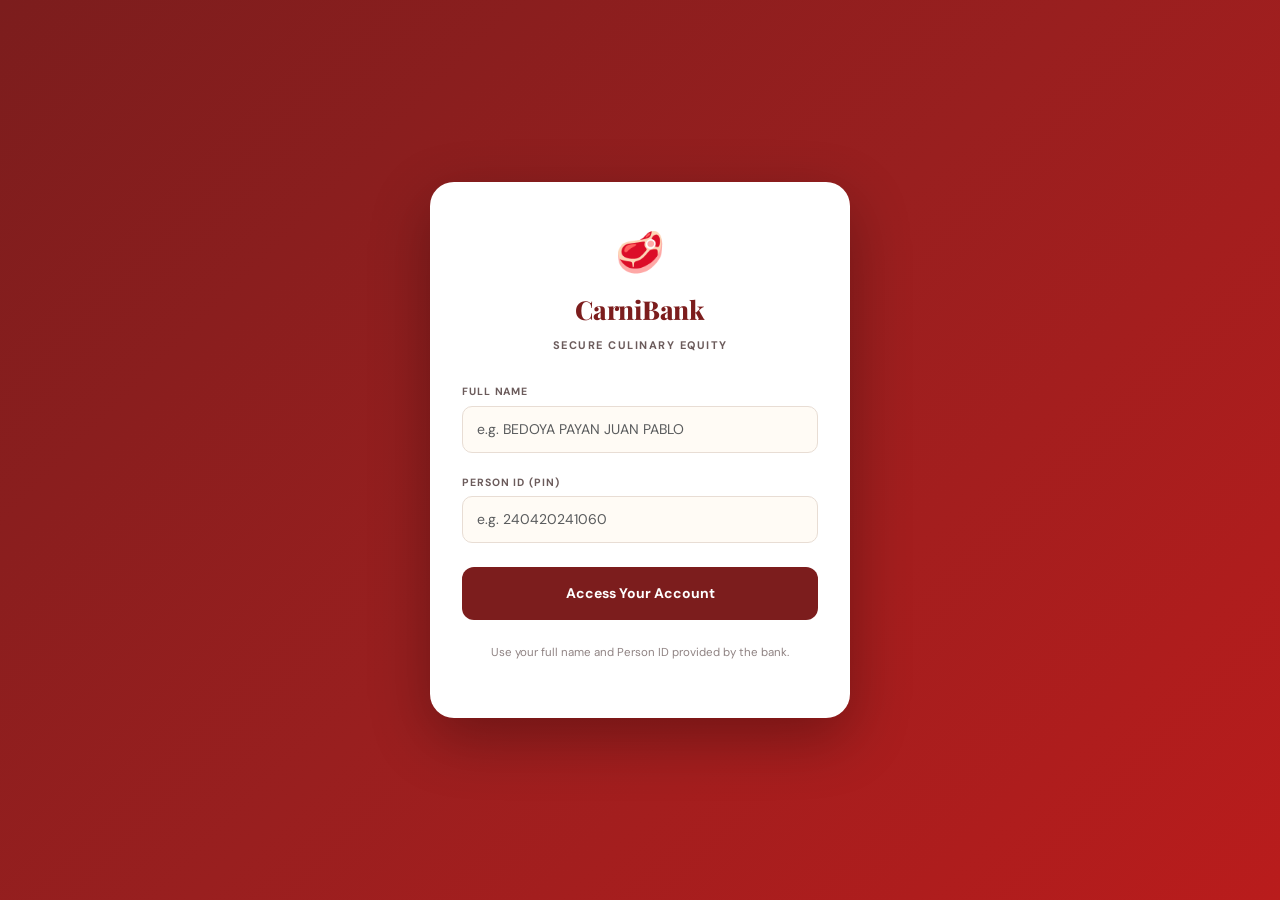
<file: frontend/index.html>
<!DOCTYPE html>
<html lang="es">

<head>
    <meta charset="UTF-8">
    <meta name="viewport" content="width=device-width, initial-scale=1.0">
    <title>CarniBank — Carniceria Premium</title>
    <link href="https://cdn.jsdelivr.net/npm/bootstrap@5.3.2/dist/css/bootstrap.min.css" rel="stylesheet">
    <link rel="preconnect" href="https://fonts.googleapis.com">
    <link rel="preconnect" href="https://fonts.gstatic.com" crossorigin>
    <link href="https://fonts.googleapis.com/css2?family=Playfair+Display:wght@700;800&family=DM+Sans:wght@400;500;600;700&display=swap" rel="stylesheet">
    <link rel="stylesheet" href="styles.css">
</head>

<body class="app-body">

    <header class="app-header sticky-top bg-white">
        <div class="container-fluid px-4 d-flex align-items-center justify-content-between h-100">
            <a href="index.html" class="d-flex align-items-center gap-2 text-decoration-none">
                <span class="fs-4">🥩</span>
                <span class="brand-name">CarniBank</span>
            </a>
            <div class="d-flex align-items-center gap-3">
                <div class="d-flex align-items-center gap-2">
                    <span class="user-name d-none d-sm-block" id="userNameDisplay">User</span>
                    <img src="https://i.pravatar.cc/150?u=user" alt="User" class="rounded-circle border" width="34" height="34" id="userAvatar">
                </div>
                <button class="btn-logout" id="logoutBtn" title="Logout">Logout</button>
            </div>
        </div>
    </header>

    <section class="bg-white py-3 border-bottom shadow-sm">
        <div class="container-fluid px-4">
            <div class="row g-3">

                <div class="col-md-6">
                    <div class="card card-balance border-0 h-100 p-4 position-relative overflow-hidden text-white">
                        <div class="d-flex align-items-center justify-content-between mb-2">
                            <span class="banner-label">AVAILABLE BALANCE</span>
                            <button class="btn-refresh rounded-circle p-1 z-1" id="refreshBtn" title="Actualizar">
                                <svg width="15" height="15" viewBox="0 0 24 24" fill="none" stroke="currentColor" stroke-width="2.5">
                                    <polyline points="23 4 23 10 17 10" />
                                    <path d="M20.49 15a9 9 0 1 1-2.12-9.36L23 10" />
                                </svg>
                            </button>
                        </div>
                        <div class="banner-amount z-1" id="balanceDisplay">$--</div>
                        <svg class="bg-watermark" width="60" height="60" viewBox="0 0 24 24" fill="none" stroke="currentColor" stroke-width="1.5">
                            <rect x="2" y="5" width="20" height="14" rx="2" />
                            <path d="M2 10h20" />
                        </svg>
                    </div>
                </div>

                <div class="col-md-6">
                    <div class="card card-tamalbit border-0 h-100 p-4 text-white">
                        <div class="d-flex align-items-center justify-content-between mb-2">
                            <span class="banner-label">TAMALBITS EARNED</span>
                            <div class="tamalbit-icon fs-5">🌽</div>
                        </div>
                        <div class="d-flex align-items-center gap-2 mb-2">
                            <span class="fs-2 filter-shadow">⚡</span>
                            <span class="tamalbit-number" id="tamalbitDisplay">0</span>
                        </div>
                        <div class="hint-box mt-auto d-flex align-items-center gap-2">
                            <span>💡</span>
                            <span>Earn 1 Tamalbit per $10 spent on Orejas de Pollo</span>
                        </div>
                    </div>
                </div>

            </div>
        </div>
    </section>

    <main class="container-fluid px-4 py-5">
        <div class="d-flex flex-column flex-md-row align-items-start align-items-md-center justify-content-between gap-3 mb-4">
            <div>
                <p class="catalog-subtitle mb-1">Seleccion del dia</p>
                <h2 class="catalog-title mb-0">Prime Selection</h2>
            </div>
            <div class="d-flex gap-2 flex-wrap" id="filterContainer">
            </div>
        </div>

        <div class="row g-4" id="productGrid">
            <div class="col-12 text-center py-5">
                <div class="spinner-border text-danger" role="status"></div>
                <p class="mt-2 text-secondary">Loading products...</p>
            </div>
        </div>
    </main>

    <footer class="bg-white border-top py-4 mt-auto">
        <div class="container-fluid px-4 d-flex flex-column flex-md-row align-items-center justify-content-between gap-2">
            <div class="d-flex align-items-center gap-2">
                <span>🥩</span>
                <span class="footer-brand">CarniBank</span>
            </div>
            <p class="footer-copy mb-0">&copy; 2026 CarniBank. Secure Culinary Equity.</p>
        </div>
    </footer>

    <button class="fab-cart" id="fabCart" onclick="goToCart()">
        <span class="fab-cart-icon">🛒</span>
        <span class="fab-cart-info">
            <span class="fab-cart-count" id="fabCount">0 Items</span>
            <span class="fab-cart-total" id="fabTotal">$0.00</span>
        </span>
    </button>

    <div class="toast-container" id="toastContainer"></div>

    <script src="https://cdn.jsdelivr.net/npm/bootstrap@5.3.2/dist/js/bootstrap.bundle.min.js"></script>
    <script>
        let currentFilter = 'Todos';
        let allProducts = [];

        document.addEventListener('DOMContentLoaded', () => {
            const personId = sessionStorage.getItem('personId');
            if (!personId) {
                window.location.href = 'login.html';
                return;
            }
            document.getElementById('userNameDisplay').textContent = sessionStorage.getItem('personName') || 'User';
            document.getElementById('userAvatar').src = 'https://i.pravatar.cc/150?u=' + encodeURIComponent(personId);

            loadBalance();
            loadProducts();
            updateFab();
        });

        document.getElementById('refreshBtn').addEventListener('click', loadBalance);
        document.getElementById('logoutBtn').addEventListener('click', () => {
            sessionStorage.clear();
            window.location.href = 'login.html';
        });

        async function loadBalance() {
            const personId = sessionStorage.getItem('personId');
            try {
                const res = await fetch('/api/balance.php?person_id=' + encodeURIComponent(personId));
                const data = await res.json();
                if (data.error) throw new Error(data.error);
                document.getElementById('balanceDisplay').textContent = '$' + Number(data.balance).toFixed(2);
                document.getElementById('tamalbitDisplay').textContent = data.totalTamalbits;
            } catch (err) {
                console.error('Balance error:', err);
            }
        }

        async function loadProducts() {
            try {
                const res = await fetch('/api/products.php');
                const products = await res.json();
                allProducts = products;
                renderFilters(products);
                renderProducts(products);
            } catch (err) {
                document.getElementById('productGrid').innerHTML = `
                        <div class="col-12 text-center py-5">
                            <p class="text-secondary">Error loading products. Make sure the database is running.</p>
                        </div>
                    `;
            }
        }

        function renderFilters(products) {
            const cats = new Set();
            products.forEach(p => cats.add(p.categoria_nombre));
            const container = document.getElementById('filterContainer');
            container.innerHTML = '<button class="filter-btn active" data-filter="Todos">Todos</button>';
            cats.forEach(cat => {
                container.innerHTML += `<button class="filter-btn" data-filter="${cat}">${cat}</button>`;
            });
            container.querySelectorAll('.filter-btn').forEach(btn => {
                btn.addEventListener('click', () => {
                    container.querySelectorAll('.filter-btn').forEach(b => b.classList.remove('active'));
                    btn.classList.add('active');
                    currentFilter = btn.dataset.filter;
                    renderProducts(allProducts);
                });
            });
        }

        function renderProducts(products) {
            const filtered = currentFilter === 'Todos' ? products : products.filter(p => p.categoria_nombre === currentFilter);
            const grid = document.getElementById('productGrid');
            if (filtered.length === 0) {
                grid.innerHTML = `<div class="col-12 text-center py-5"><p class="text-secondary">No products found.</p></div>`;
                return;
            }
            grid.innerHTML = filtered.map(p => {
                const cart = getCart();
                const inCart = cart.find(i => i.id_producto == p.id_producto);
                const qty = inCart ? inCart.cantidad : 1;
                const tamalbitBadge = p.es_tamalbit === 't' || p.es_tamalbit === true ? `<span class="badge badge-tamalbit">⚡ Tamalbit</span>` : '';
                const catClass = getCatClass(p.categoria_nombre);
                return `
                        <div class="col-sm-6 col-lg-4">
                            <div class="card product-card border-0 h-100 d-flex flex-column">
                                <div class="product-img-wrap">
                                    <img src="${p.imagen_url || 'https://via.placeholder.com/400x200?text=Product'}"
                                        alt="${p.nombre}" class="product-img" loading="lazy">
                                    ${tamalbitBadge}
                                </div>
                                <div class="card-body d-flex flex-column p-4">
                                    <div class="d-flex align-items-center justify-content-between mb-2">
                                        <span class="badge rounded-pill ${catClass.bg} ${catClass.text}">${p.categoria_nombre}</span>
                                        <span class="product-price">$${parseFloat(p.precio).toFixed(2)}</span>
                                    </div>
                                    <h5 class="product-name">${p.nombre}</h5>
                                    <p class="text-secondary small mb-2">${p.descripcion}</p>
                                    <div class="mt-auto pt-3 d-flex align-items-center justify-content-between">
                                        <div class="qty-control d-flex align-items-center">
                                            <button class="qty-btn" onclick="changeQty(${p.id_producto}, -1)">−</button>
                                            <span class="qty-value" id="qty-${p.id_producto}">${qty}</span>
                                            <button class="qty-btn" onclick="changeQty(${p.id_producto}, 1)">+</button>
                                        </div>
                                        <button class="btn btn-add-cart py-2 px-3" onclick="addToCart(${p.id_producto})">🛒 Add to Cart</button>
                                    </div>
                                </div>
                            </div>
                        </div>
                    `;
            }).join('');
        }

        function getCatClass(cat) {
            const map = {
                'Cerdo': { bg: 'bg-cerdo-subtle', text: 'text-cerdo' },
                'Res': { bg: 'bg-res-subtle', text: 'text-res' },
                'Pollo': { bg: 'bg-embutidos-subtle', text: 'text-embutidos' },
                'Embutidos': { bg: 'bg-embutidos-subtle', text: 'text-embutidos' },
            };
            return map[cat] || { bg: 'bg-secondary-subtle', text: 'text-secondary' };
        }

        function changeQty(id, delta) {
            const span = document.getElementById('qty-' + id);
            let val = parseInt(span.textContent) + delta;
            if (val < 1) val = 1;
            span.textContent = val;
        }

        function getCart() {
            try { return JSON.parse(localStorage.getItem('carnibank_cart')) || []; } catch { return []; }
        }

        function saveCart(cart) {
            localStorage.setItem('carnibank_cart', JSON.stringify(cart));
            updateFab();
        }

        function addToCart(id) {
            const product = allProducts.find(p => p.id_producto == id);
            if (!product) return;
            const qty = parseInt(document.getElementById('qty-' + id).textContent);
            let cart = getCart();
            const existing = cart.find(i => i.id_producto == id);
            if (existing) {
                existing.cantidad += qty;
            } else {
                cart.push({
                    id_producto: product.id_producto,
                    nombre: product.nombre,
                    precio: parseFloat(product.precio),
                    cantidad: qty,
                    imagen: product.imagen_url,
                    categoria: product.categoria_nombre,
                    es_tamalbit: product.es_tamalbit === 't' || product.es_tamalbit === true,
                });
            }
            saveCart(cart);
            document.getElementById('qty-' + id).textContent = 1;
            showToast('Added to cart', `${product.nombre} x${qty}`, 'success');
        }

        function updateFab() {
            const cart = getCart();
            const count = cart.reduce((s, i) => s + i.cantidad, 0);
            const total = cart.reduce((s, i) => s + i.precio * i.cantidad, 0);
            document.getElementById('fabCount').textContent = count + ' Item' + (count !== 1 ? 's' : '');
            document.getElementById('fabTotal').textContent = '$' + total.toFixed(2);
            document.getElementById('fabCart').style.display = count > 0 ? 'flex' : 'none';
        }

        function goToCart() {
            window.location.href = 'panel.html';
        }

        function showToast(title, msg, type) {
            const container = document.getElementById('toastContainer');
            const toast = document.createElement('div');
            toast.className = 'toast-custom ' + (type || '');
            toast.innerHTML = `
                    <div class="d-flex align-items-center justify-content-between">
                        <div>
                            <strong class="d-block">${title}</strong>
                            <small class="text-secondary">${msg}</small>
                        </div>
                        <button class="btn-close btn-close-sm" onclick="this.closest('.toast-custom').remove()"></button>
                    </div>
                `;
            container.appendChild(toast);
            setTimeout(() => toast.remove(), 3000);
        }
    </script>

</body>

</html>
</file>
<file: frontend/styles.css>
:root {
    --red-dark: #7C1D1D;
    --red-mid: #991F1F;
    --red-light: #B91C1C;
    --gold: #F59E0B;
    --gold-dark: #D97706;
    --cream-bg: #FFFBF5;
    --font-display: 'Playfair Display', serif;
    --font-body: 'DM Sans', sans-serif;
}

body.app-body {
    font-family: var(--font-body);
    font-size: 14px;
    background-color: var(--cream-bg);
    color: #1A0A0A;
}

/* ---- LOGIN ---- */
.login-body {
    font-family: var(--font-body);
    background: linear-gradient(135deg, #7C1D1D 0%, #991F1F 50%, #B91C1C 100%);
    min-height: 100vh;
    display: flex;
    align-items: center;
    justify-content: center;
    margin: 0;
    padding: 20px;
}

.login-container {
    width: 100%;
    max-width: 420px;
}

.login-card {
    background: #fff;
    border-radius: 24px;
    padding: 40px 32px;
    box-shadow: 0 20px 60px rgba(0, 0, 0, 0.3);
}

.login-card .brand-name {
    font-size: 26px;
}

.login-subtitle {
    text-align: center;
    font-size: 11px;
    font-weight: 700;
    text-transform: uppercase;
    letter-spacing: 1.5px;
    color: #6B5B5B;
    margin-bottom: 0;
}

.login-label {
    font-size: 10.5px;
    font-weight: 700;
    text-transform: uppercase;
    letter-spacing: 0.9px;
    color: #6B5B5B;
    margin-bottom: 6px;
}

.custom-input {
    border: 1.5px solid #E8DDD4;
    border-radius: 10px;
    padding: 12px 14px;
    font-size: 14px;
    background: var(--cream-bg);
    transition: border-color 0.2s, box-shadow 0.2s;
}

.custom-input:focus {
    border-color: var(--red-dark);
    box-shadow: 0 0 0 3px rgba(124, 29, 29, 0.12);
    background: #fff;
}

.btn-login {
    background: var(--red-dark);
    color: #fff;
    font-weight: 700;
    font-size: 14px;
    border-radius: 12px;
    border: none;
    transition: background 0.2s, transform 0.15s;
}

.btn-login:hover {
    background: var(--red-mid);
    color: #fff;
    transform: translateY(-1px);
}

.btn-login:disabled {
    opacity: 0.7;
    transform: none;
}

.login-hint {
    text-align: center;
    font-size: 11.5px;
    color: #6B5B5B;
}

/* ---- HEADER ---- */
.app-header {
    height: 64px;
    border-bottom: 1px solid #E8DDD4;
    box-shadow: 0 1px 4px rgba(124, 29, 29, 0.08);
}

.brand-name {
    font-family: var(--font-display);
    font-size: 20px;
    font-weight: 800;
    color: var(--red-dark);
    letter-spacing: -0.3px;
}

.user-name {
    font-size: 13.5px;
    font-weight: 600;
    color: #1A0A0A;
}

/* ---- BALANCE CARDS ---- */
.card-balance {
    background: linear-gradient(135deg, #7C1D1D 0%, #991F1F 55%, #B91C1C 100%);
    border-radius: 20px;
}

.card-tamalbit {
    background: linear-gradient(135deg, #F59E0B 0%, #FBBF24 55%, #FCD34D 100%);
    border-radius: 20px;
}

.banner-label {
    font-size: 10.5px;
    font-weight: 700;
    letter-spacing: 1px;
    text-transform: uppercase;
    color: rgba(255, 255, 255, 0.75);
}

.banner-amount {
    font-family: var(--font-display);
    font-size: 36px;
    font-weight: 800;
    line-height: 1.1;
    letter-spacing: -1px;
}

.tamalbit-number {
    font-family: var(--font-display);
    font-size: 44px;
    font-weight: 800;
    line-height: 1;
    letter-spacing: -2px;
}

.btn-refresh {
    background: rgba(255, 255, 255, 0.18);
    color: #ffffff;
    border: none;
    transition: transform 0.3s ease, background 0.3s ease;
}

.btn-refresh:hover {
    background: rgba(255, 255, 255, 0.30);
    transform: rotate(180deg);
}

.bg-watermark {
    position: absolute;
    right: 18px;
    bottom: 12px;
    opacity: 0.08;
    pointer-events: none;
}

.tamalbit-icon {
    background-color: rgba(255, 255, 255, 0.25);
    border-radius: 10px;
    padding: 4px 8px;
}

.filter-shadow {
    filter: drop-shadow(0 2px 4px rgba(0, 0, 0, 0.12));
}

.hint-box {
    background: rgba(0, 0, 0, 0.15);
    border-radius: 8px;
    padding: 7px 12px;
    font-size: 11.5px;
    font-weight: 500;
}

/* ---- CATALOG ---- */
.catalog-subtitle {
    font-size: 11px;
    font-weight: 700;
    text-transform: uppercase;
    letter-spacing: 1px;
    color: #6B5B5B;
}

.catalog-title {
    font-family: var(--font-display);
    font-size: 28px;
    font-weight: 800;
    color: var(--red-dark);
}

.filter-btn {
    font-size: 12.5px;
    font-weight: 600;
    padding: 7px 16px;
    border-radius: 50rem;
    border: 1.5px solid #E8DDD4;
    background: #ffffff;
    color: #6B5B5B;
    transition: all 0.2s ease;
}

.filter-btn:hover {
    border-color: var(--red-dark);
    color: var(--red-dark);
}

.filter-btn.active {
    background: var(--red-dark);
    border-color: var(--red-dark);
    color: #ffffff;
}

/* ---- PRODUCT CARD ---- */
.product-card {
    border-radius: 20px;
    box-shadow: 0 1px 4px rgba(124, 29, 29, 0.08);
    transition: transform 0.2s ease, box-shadow 0.2s ease;
}

.product-card:hover {
    transform: translateY(-4px);
    box-shadow: 0 8px 32px rgba(124, 29, 29, 0.18);
}

.product-img-wrap {
    position: relative;
    height: 200px;
    overflow: hidden;
    border-radius: 20px 20px 0 0;
}

.product-img {
    width: 100%;
    height: 100%;
    object-fit: cover;
}

.product-price {
    font-family: var(--font-display);
    font-size: 18px;
    font-weight: 700;
    color: var(--red-dark);
}

.product-name {
    font-family: var(--font-display);
    font-size: 17px;
    font-weight: 700;
    color: #1A0A0A;
}

.qty-control {
    border: 1.5px solid #E8DDD4;
    border-radius: 8px;
    overflow: hidden;
}

.qty-btn {
    width: 32px;
    height: 32px;
    font-size: 16px;
    font-weight: 600;
    color: var(--red-dark);
    background: var(--cream-bg);
    border: none;
    cursor: pointer;
}

.qty-btn:hover {
    background: #f0ebe5;
}

.qty-value {
    width: 32px;
    text-align: center;
    font-size: 13.5px;
    font-weight: 700;
}

.btn-add-cart {
    font-size: 12.5px;
    font-weight: 700;
    background: var(--red-dark);
    color: #ffffff;
    border-radius: 8px;
    border: none;
}

.btn-add-cart:hover {
    background: var(--red-mid);
    color: #ffffff;
}

.badge {
    font-size: 11px;
    font-weight: 700;
    padding: 5px 10px;
    text-transform: uppercase;
    letter-spacing: 0.5px;
}

.badge-tamalbit {
    position: absolute;
    top: 12px;
    left: 12px;
    background: var(--gold);
    color: #fff;
    border-radius: 50rem;
}

.badge-premium {
    position: absolute;
    top: 12px;
    left: 12px;
    background: var(--red-dark);
    color: #fff;
    border-radius: 50rem;
}

.bg-cerdo-subtle {
    background-color: #FFF7ED !important;
}

.text-cerdo {
    color: #F97316 !important;
}

.bg-res-subtle {
    background-color: #FEF2F2 !important;
}

.text-res {
    color: #DC2626 !important;
}

.bg-embutidos-subtle {
    background-color: #F5F3FF !important;
}

.text-embutidos {
    color: #7C3AED !important;
}

/* ---- FOOTER ---- */
.footer-brand {
    font-family: var(--font-display);
    font-size: 15px;
    font-weight: 700;
    color: var(--red-dark);
}

.footer-copy {
    font-size: 12px;
    color: #6B5B5B;
}

/* ---- PANEL ---- */
.panel-backdrop {
    position: fixed;
    inset: 0;
    background: linear-gradient(135deg, rgba(203, 213, 225, 0.6) 0%, rgba(148, 163, 184, 0.8) 100%);
    backdrop-filter: blur(8px);
    -webkit-backdrop-filter: blur(8px);
    z-index: 100;
}

.basket-panel {
    width: 420px;
    max-width: 100vw;
    box-shadow: -10px 0 40px rgba(0, 0, 0, 0.15);
    z-index: 200;
}

.panel-title {
    font-family: var(--font-display);
    font-weight: 700;
    color: #1A0A0A;
}

.btn-close-panel {
    width: 34px;
    height: 34px;
    border-radius: 50%;
    color: #6B5B5B;
    background: #f8f9fa;
    transition: all 0.2s;
}

.btn-close-panel:hover {
    background: #e9ecef;
    color: #1A0A0A;
}

.panel-label {
    font-size: 10.5px;
    font-weight: 700;
    letter-spacing: 0.9px;
    text-transform: uppercase;
    color: #6B5B5B;
    margin-bottom: 8px;
}

.basket-item {
    background-color: #F4F6F9;
    border: none;
    outline: none;
}

.basket-item:focus {
    box-shadow: 0 0 0 3px rgba(124, 29, 29, 0.10);
}

.basket-img {
    width: 48px;
    height: 48px;
    object-fit: cover;
}

.bg-gold-subtle {
    background-color: #FEF3C7 !important;
}

.text-gold {
    color: #D97706 !important;
}

.bg-totals {
    background-color: #F4F6F9;
}

.balance-preview {
    background-color: #E9EDF4;
}

.total-price {
    font-family: var(--font-display);
    font-size: 24px;
    font-weight: 800;
    color: var(--red-dark);
}

.btn-checkout {
    background-color: var(--red-dark);
    color: #ffffff;
    font-weight: 700;
    border: none;
}

.btn-checkout:hover {
    background-color: var(--red-mid);
    color: #ffffff;
}

.btn-checkout:disabled {
    opacity: 0.6;
}

/* ---- FAB ---- */
.fab-cart {
    position: fixed;
    bottom: 28px;
    right: 28px;
    z-index: 150;
    display: flex;
    align-items: center;
    gap: 10px;
    background: var(--gold);
    color: #fff;
    border: none;
    border-radius: 99px;
    padding: 12px 20px;
    box-shadow: 0 6px 24px rgba(245, 158, 11, 0.40);
    transition: transform 0.2s ease, box-shadow 0.2s ease, background 0.2s ease;
    cursor: pointer;
}

.fab-cart:hover {
    background: var(--gold-dark);
    transform: translateY(-2px);
    box-shadow: 0 10px 30px rgba(245, 158, 11, 0.50);
}

.fab-cart-icon {
    font-size: 20px;
}

.fab-cart-info {
    display: flex;
    flex-direction: column;
    align-items: flex-start;
    line-height: 1.2;
}

.fab-cart-count {
    font-size: 11px;
    font-weight: 700;
    color: rgba(255, 255, 255, 0.9);
    text-transform: uppercase;
    letter-spacing: 0.5px;
}

.fab-cart-total {
    font-family: var(--font-display);
    font-size: 16px;
    font-weight: 700;
    color: #fff;
}

/* ---- LOGOUT ---- */
.btn-logout {
    font-size: 12px;
    font-weight: 600;
    color: #6B5B5B;
    background: transparent;
    border: 1.5px solid #E8DDD4;
    border-radius: 8px;
    padding: 6px 12px;
    transition: all 0.2s;
    text-decoration: none;
}

.btn-logout:hover {
    border-color: var(--red-dark);
    color: var(--red-dark);
    background: #fff;
}

/* ---- TOAST ---- */
.toast-container {
    position: fixed;
    top: 20px;
    right: 20px;
    z-index: 9999;
}

.toast-custom {
    background: #fff;
    border-radius: 16px;
    padding: 16px 20px;
    box-shadow: 0 10px 40px rgba(0, 0, 0, 0.15);
    border-left: 4px solid var(--red-dark);
    min-width: 300px;
    animation: slideIn 0.3s ease;
}

.toast-custom.success {
    border-left-color: #10B981;
}

.toast-custom.error {
    border-left-color: #EF4444;
}

@keyframes slideIn {
    from {
        transform: translateX(100%);
        opacity: 0;
    }
    to {
        transform: translateX(0);
        opacity: 1;
    }
}

/* ---- EMPTY STATE ---- */
.empty-cart {
    text-align: center;
    padding: 40px 20px;
    color: #6B5B5B;
}

.empty-cart-icon {
    font-size: 48px;
    margin-bottom: 16px;
}

/* ---- RESPONSIVE ---- */
@media (max-width: 576px) {
    .banner-amount {
        font-size: 28px;
    }
    .tamalbit-number {
        font-size: 34px;
    }
    .basket-panel {
        width: 100vw;
    }
}
</file>
